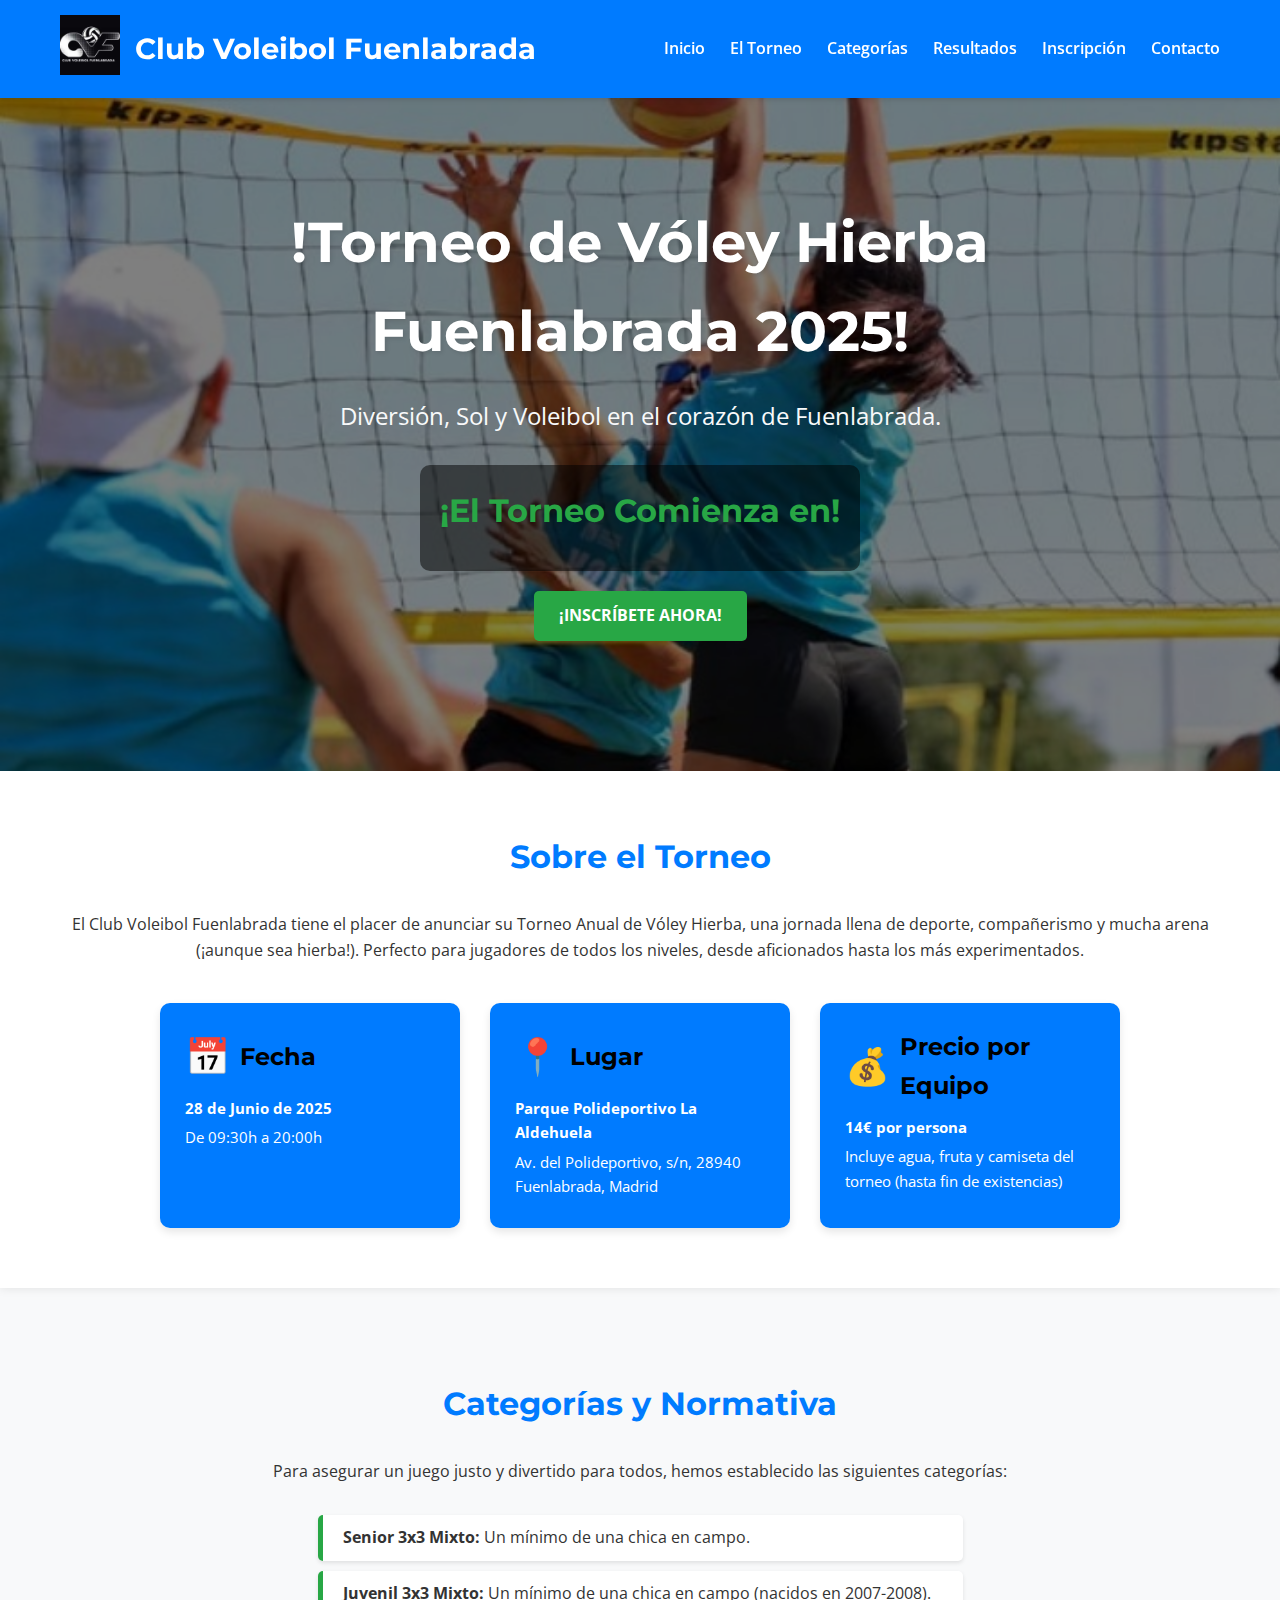
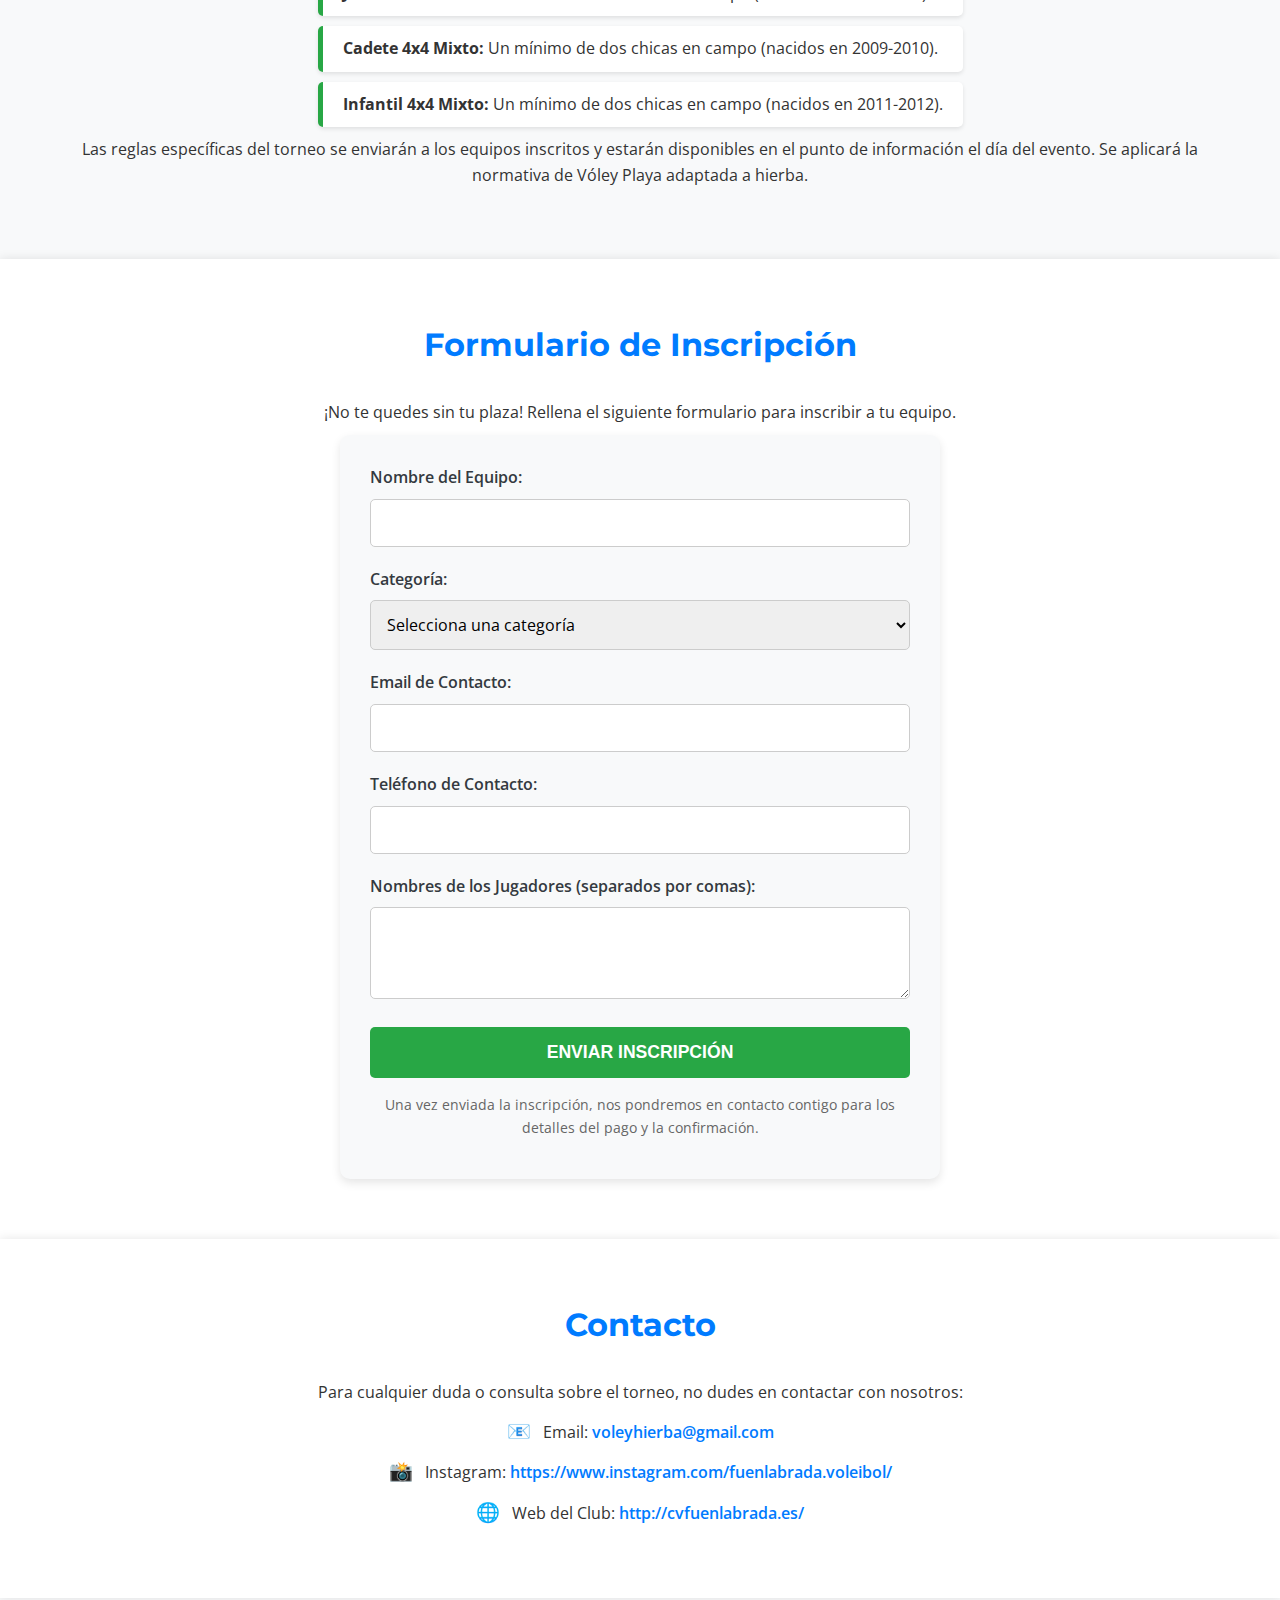
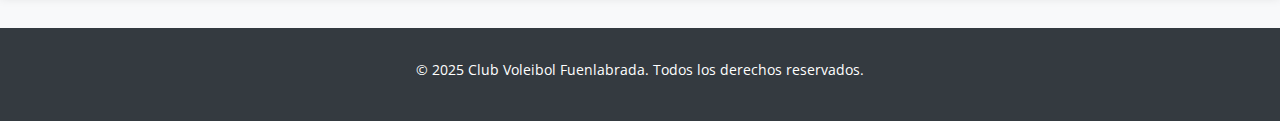
<file: index.html>
<!DOCTYPE html>
<html lang="es">
<head>
    <meta charset="UTF-8">
    <meta name="viewport" content="width=device-width, initial-scale=1.0">
    <title>Torneo Vóley Hierba - CV Fuenlabrada</title>
    <link rel="stylesheet" href="style.css">
    <link href="https://fonts.googleapis.com/css2?family=Montserrat:wght@400;700&family=Open+Sans:wght@400;600&display=swap" rel="stylesheet">
</head>
<body>
    <header>
        <div class="container header-content">
            <a href="index.html#inicio"> <img src="logo-fuenlabrada.jpg" alt="Logo CV Fuenlabrada" class="logo">
            </a>
            <h1>Club Voleibol Fuenlabrada</h1>
            <nav>
                <ul>
                    <li><a href="#inicio">Inicio</a></li>
                    <li><a href="#torneo">El Torneo</a></li>
                    <li><a href="#categorias">Categorías</a></li>
                    <li><a href="resultados.html">Resultados</a></li>
                    <li><a href="#inscripcion">Inscripción</a></li>
                    <li><a href="#contacto">Contacto</a></li>
                </ul>
            </nav>
        </div>
    </header>

    <main>
        <section id="inicio" class="hero-section">
            <div class="container hero-content">
                <h2>!Torneo de Vóley Hierba Fuenlabrada 2025!</h2>
                <p class="tagline">Diversión, Sol y Voleibol en el corazón de Fuenlabrada.</p>
                <div class="countdown-and-button"> <div class="countdown-timer">
                        <h3>¡El Torneo Comienza en!</h3>
                        <div id="countdown" class="timer-display"></div>
                    </div>
                    <a href="#inscripcion" class="btn btn-primary">¡Inscríbete Ahora!</a>
                </div>
            </div>
        </section>

        <section id="torneo" class="info-section centered-info">
            <div class="container">
                <h3>Sobre el Torneo</h3>
                <p>El Club Voleibol Fuenlabrada tiene el placer de anunciar su Torneo Anual de Vóley Hierba, una jornada llena de deporte, compañerismo y mucha arena (¡aunque sea hierba!). Perfecto para jugadores de todos los niveles, desde aficionados hasta los más experimentados.</p>
                <div class="details-grid">
                    <div class="detail-item">
                        <h4><span class="icon">📅</span> Fecha</h4>
                        <p><strong>28 de Junio de 2025</strong></p>
                        <p>De 09:30h a 20:00h</p>
                    </div>
                    <div class="detail-item">
                        <h4><span class="icon">📍</span> Lugar</h4>
                        <p><strong>Parque Polideportivo La Aldehuela</strong></p>
                        <p>Av. del Polideportivo, s/n, 28940 Fuenlabrada, Madrid</p>
                    </div>
                    <div class="detail-item">
                        <h4><span class="icon">💰</span> Precio por Equipo</h4>
                        <p><strong>14€ por persona</strong></p>
                        <p>Incluye agua, fruta y camiseta del torneo (hasta fin de existencias)</p>
                    </div>
                </div>
            </div>
        </section>

        <section id="categorias" class="alt-section">
            <div class="container">
                <h3>Categorías y Normativa</h3>
                <p>Para asegurar un juego justo y divertido para todos, hemos establecido las siguientes categorías:</p>
                <ul>
                    <li><strong>Senior 3x3 Mixto:</strong> Un mínimo de una chica en campo.</li>
                    <li><strong>Juvenil 3x3 Mixto:</strong> Un mínimo de una chica en campo (nacidos en 2007-2008).</li>
                    <li><strong>Cadete 4x4 Mixto:</strong> Un mínimo de dos chicas en campo (nacidos en 2009-2010).</li>
                    <li><strong>Infantil 4x4 Mixto:</strong> Un mínimo de dos chicas en campo (nacidos en 2011-2012).</li>
                </ul>
                <p>Las reglas específicas del torneo se enviarán a los equipos inscritos y estarán disponibles en el punto de información el día del evento. Se aplicará la normativa de Vóley Playa adaptada a hierba.</p>
            </div>
        </section>

        <section id="inscripcion" class="form-section">
            <div class="container">
                <h3>Formulario de Inscripción</h3>
                <p>¡No te quedes sin tu plaza! Rellena el siguiente formulario para inscribir a tu equipo.</p>
                <form id="registrationForm">
                    <div class="form-group">
                        <label for="teamName">Nombre del Equipo:</label>
                        <input type="text" id="teamName" name="teamName" required>
                    </div>
                    <div class="form-group">
                        <label for="category">Categoría:</label>
                        <select id="category" name="category" required>
                            <option value="">Selecciona una categoría</option>
                            <option value="senior3x3">Senior 3x3 Mixto</option>
                            <option value="juvenil3x3">Juvenil 3x3 Mixto</option>
                            <option value="cadete4x4">Cadete 4x4 Mixto</option>
                            <option value="infantil4x4">Infantil 4x4 Mixto</option>
                        </select>
                    </div>
                    <div class="form-group">
                        <label for="contactEmail">Email de Contacto:</label>
                        <input type="email" id="contactEmail" name="contactEmail" required>
                    </div>
                    <div class="form-group">
                        <label for="contactPhone">Teléfono de Contacto:</label>
                        <input type="tel" id="contactPhone" name="contactPhone">
                    </div>
                    <div class="form-group">
                        <label for="players">Nombres de los Jugadores (separados por comas):</label>
                        <textarea id="players" name="players" rows="3" required></textarea>
                    </div>
                    <button type="submit" class="btn btn-primary">Enviar Inscripción</button>
                    <p class="form-note">Una vez enviada la inscripción, nos pondremos en contacto contigo para los detalles del pago y la confirmación.</p>
                </form>
            </div>
        </section>

        <section id="contacto" class="info-section">
            <div class="container">
                <h3>Contacto</h3>
                <p>Para cualquier duda o consulta sobre el torneo, no dudes en contactar con nosotros:</p>
                <p><span class="icon">📧</span> Email: <a href="mailto:voleyhierba@gmail.com">voleyhierba@gmail.com</a></p>
                <p><span class="icon">📸</span> Instagram: <a href="https://www.instagram.com/fuenlabrada.voleibol/" target="_blank">https://www.instagram.com/fuenlabrada.voleibol/</a></p>
                <p><span class="icon">🌐</span> Web del Club: <a href="http://cvfuenlabrada.es/" target="_blank">http://cvfuenlabrada.es/</a></p>
            </div>
        </section>
    </main>

    <footer>
        <div class="container">
            <p>&copy; 2025 Club Voleibol Fuenlabrada. Todos los derechos reservados.</p>
        </div>
    </footer>

    <script src="script.js"></script>
</body>
</html>
</file>
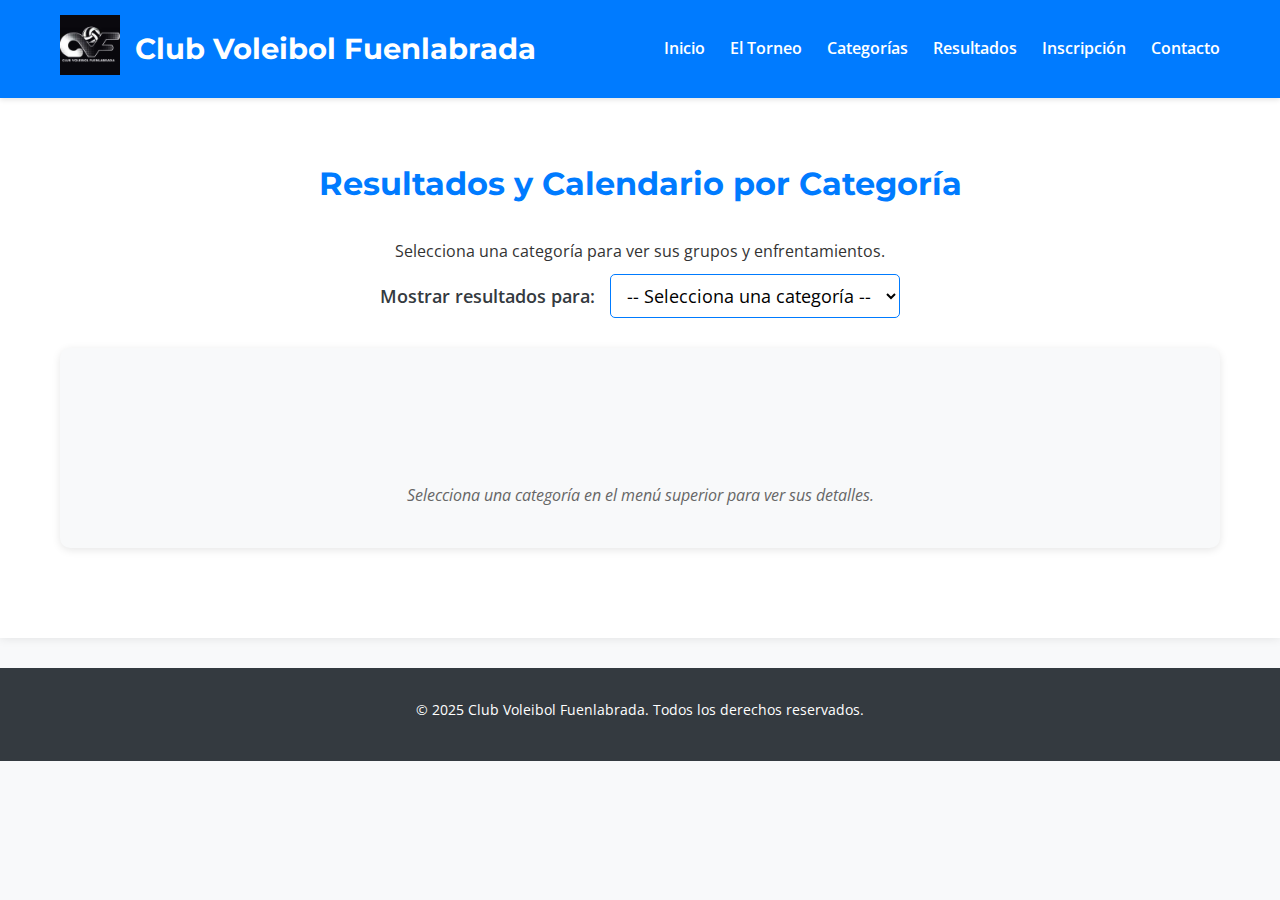
<file: resultados.html>
<!DOCTYPE html>
<html lang="es">
<head>
    <meta charset="UTF-8">
    <meta name="viewport" content="width=device-width, initial-scale=1.0">
    <title>Resultados - Torneo Vóley Hierba CV Fuenlabrada</title>
    <link rel="stylesheet" href="style.css">
    <link href="https://fonts.googleapis.com/css2?family=Montserrat:wght@400;700&family=Open+Sans:wght@400;600&display=swap" rel="stylesheet">
</head>
<body>
    <header>
        <div class="container header-content">
            <a href="index.html#inicio"> <img src="logo-fuenlabrada.jpg" alt="Logo CV Fuenlabrada" class="logo">
            </a>
            <h1>Club Voleibol Fuenlabrada</h1>
            <nav>
                <ul>
                    <li><a href="index.html#inicio">Inicio</a></li>
                    <li><a href="index.html#torneo">El Torneo</a></li>
                    <li><a href="index.html#categorias">Categorías</a></li>
                    <li><a href="resultados.html">Resultados</a></li>
                    <li><a href="index.html#inscripcion">Inscripción</a></li>
                    <li><a href="index.html#contacto">Contacto</a></li>
                </ul>
            </nav>
        </div>
    </header>

    <main>
        <section id="resultados" class="info-section">
            <div class="container">
                <h3>Resultados y Calendario por Categoría</h3>
                <p>Selecciona una categoría para ver sus grupos y enfrentamientos.</p>

                <div class="category-selector">
                    <label for="selectCategory">Mostrar resultados para:</label>
                    <select id="selectCategory">
                        <option value="">-- Selecciona una categoría --</option>
                        <option value="senior">Senior 3x3 Mixto</option>
                        <option value="juvenil">Juvenil 3x3 Mixto</option>
                        <option value="cadete">Cadete 4x4 Mixto</option>
                        <option value="infantil">Infantil 4x4 Mixto</option>
                    </select>
                </div>

                <div id="results-display-area" class="category-results">
                    <p class="placeholder-text">Selecciona una categoría en el menú superior para ver sus detalles.</p>
                </div>

                <div id="back-button-container" style="text-align: center; margin-bottom: 20px; display: none;">
                    <button id="backToGroupsBtn" class="btn back-to-groups-btn">← Volver a Grupos</button>
                </div>

                <div id="group-detail-area" class="category-results" style="display: none;">
                    <h5 id="current-group-title"></h5>

                    <div id="classification-area" class="classification-table-container">
                        </div>

                    <div id="schedule-list-container" class="schedule-list-container">
                        </div>
                </div>

            </div>
        </section>
    </main>

    <footer>
        <div class="container">
            <p>&copy; 2025 Club Voleibol Fuenlabrada. Todos los derechos reservados.</p>
        </div>
    </footer>

    <script src="resultados.js"></script>
</body>
</html>
</file>
<file: style.css>
/* Reseteo básico y Box Sizing */
* {
    margin: 0;
    padding: 0;
    box-sizing: border-box;
}

:root {
    /* Colores del Club (ejemplos, ajusta a los reales del CV Fuenlabrada) */
    --primary-color: #007bff; /* Azul vibrante */
    --secondary-color: #28a745; /* Verde/Amarillo que combine */
    --dark-color: #343a40; /* Gris oscuro */
    --light-color: #f8f9fa; /* Blanco/gris claro */
    --text-color: #333;
    --white: #fff;
    --shadow-color: rgba(0, 0, 0, 0.1);

    /* Colores de clasificación */
    --gold-color: #FFD700;
    --silver-color: #C0C0C0;
    --bronze-color: #CD7F32;
    --medal-text-color: #333; /* Color de texto para las medallas */
}

body {
    font-family: 'Open Sans', sans-serif;
    line-height: 1.6;
    color: var(--text-color);
    background-color: var(--light-color);
    scroll-behavior: smooth;
}

.container {
    max-width: 1200px;
    margin: 0 auto;
    padding: 0 20px;
}

/* Tipografía general */
h1, h2, h3, h4 {
    font-family: 'Montserrat', sans-serif;
    color: var(--dark-color);
    margin-bottom: 15px;
}

h2 { font-size: 2.5em; }
h3 { font-size: 2em; }
h4 { font-size: 1.5em; }

p { margin-bottom: 10px; }

a {
    color: var(--primary-color);
    text-decoration: none;
    transition: color 0.3s ease;
}

a:hover {
    color: black;
}

/* Botones */
.btn {
    display: inline-block;
    background-color: var(--primary-color);
    color: var(--white); /* El color base es blanco */
    padding: 12px 25px;
    border-radius: 5px;
    text-transform: uppercase;
    font-weight: bold;
    transition: background-color 0.3s ease, transform 0.2s ease, color 0.3s ease; /* Añadimos 'color 0.3s ease' */
    border: none;
    cursor: pointer;
}

.btn:hover {
    background-color: var(--dark-color);
    transform: translateY(-2px);
}

.btn-primary {
    background-color: var(--secondary-color);
    color: var(--white); /* Aseguramos que el color inicial sea blanco */
}

.btn-primary:hover {
    background-color: var(--primary-color); /* El fondo cambia a primary-color */
    color: var(--dark-color); /* ¡Aquí las letras se vuelven negras! */
}

/* Header */
header {
    background-color: var(--primary-color);
    color: var(--white);
    padding: 15px 0;
    box-shadow: 0 2px 5px var(--shadow-color);
    position: sticky;
    top: 0;
    z-index: 1000;
}

.header-content {
    display: flex;
    justify-content: space-between;
    align-items: center;
    flex-wrap: wrap; /* Permite que los elementos se envuelvan en pantallas pequeñas */
}

header .logo {
    height: 60px;
    width: auto;
    margin-right: 15px;
}

header h1 {
    color: var(--white);
    font-size: 1.8em;
    margin: 0;
    flex-grow: 1; /* Permite que el título ocupe espacio */
}

header nav ul {
    list-style: none;
    display: flex;
    flex-wrap: wrap;
}

header nav ul li {
    margin-left: 25px;
}

header nav ul li a {
    color: var(--white);
    font-weight: 600;
    padding: 5px 0;
    position: relative;
}

header nav ul li a::after {
    content: '';
    position: absolute;
    width: 0;
    height: 2px;
    background-color: black;
    left: 0;
    bottom: -5px;
    transition: width 0.3s ease;
}

header nav ul li a:hover::after {
    width: 100%;
}

/* Hero Section */
.hero-section {
    position: relative;
    background-color: #f4f4f4;
    background-image: url('voley hierba fondo.jpg');
    background-size: cover;
    background-position: center;
    color: var(--white);
    text-align: center;
    padding: 100px 20px;
    min-height: 500px;
    display: flex;
    align-items: center;
    justify-content: center;
    z-index: 1;
}

.hero-section::before {
    content: "";
    position: absolute;
    top: 0;
    left: 0;
    right: 0;
    bottom: 0;
    background-color: rgba(0, 0, 0, 0.5);
    z-index: -1;
}

.hero-content {
    max-width: 800px;
    position: relative;
    z-index: 2;
    display: flex;
    flex-direction: column;
    align-items: center;
    justify-content: center;
    width: 100%;
}

.hero-section h2 {
    color: var(--white);
    font-size: 3.5em;
    margin-bottom: 20px;
    text-shadow: 2px 2px 4px var(--shadow-color);
}

.hero-section .tagline {
    font-size: 1.5em;
    margin-bottom: 30px;
    color: var(--light-color);
}

/* Contenedor para el contador y el botón, para centrarlos juntos */
.countdown-and-button {
    display: flex;
    flex-direction: column;
    align-items: center; /* Centra horizontalmente */
    gap: 20px; /* Espacio entre el contador y el botón */
    margin-bottom: 30px; /* Espacio debajo del grupo */
}

/* Countdown Timer */
.countdown-timer {
    background-color: rgba(0, 0, 0, 0.5);
    padding: 20px;
    border-radius: 10px;
    display: inline-block;
}

.countdown-timer h3 {
    color: var(--secondary-color);
    margin-top: 0;
}

.timer-display {
    font-size: 2.5em;
    font-weight: bold;
    color: var(--white);
    text-shadow: 1px 1px 2px var(--dark-color);
}


/* General Section Styling */
section {
    padding: 60px 0;
    text-align: center;
}

.info-section {
    background-color: var(--white);
    box-shadow: 0 0 10px var(--shadow-color);
    margin-bottom: 30px;
}

/* Estilo para centrar la sección de información del torneo */
.centered-info {
    display: flex;
    flex-direction: column;
    align-items: center;
    justify-content: center;
    text-align: center;
}

.alt-section {
    background-color: var(--light-color);
}

.info-section h3, .alt-section h3, .form-section h3 {
    color: var(--primary-color);
    margin-bottom: 30px;
}

/* Details Grid (Fecha, Lugar, Precio) */
.details-grid {
    display: flex;
    justify-content: center;
    gap: 30px;
    flex-wrap: wrap;
    margin-top: 40px;
}

.detail-item {
    background-color: var(--primary-color);
    color: var(--white);
    padding: 25px;
    border-radius: 10px;
    box-shadow: 0 4px 8px var(--shadow-color);
    width: 300px;
    text-align: left;
    transition: transform 0.3s ease;
}

.detail-item:hover {
    transform: translateY(-5px);
}

.detail-item h4 {
    color: black; /* Color más visible para los títulos */
    margin-bottom: 10px;
    display: flex;
    align-items: center;
}

.detail-item .icon {
    font-size: 1.5em;
    margin-right: 10px;
}

.detail-item p {
    margin-bottom: 5px;
    font-size: 0.95em;
}

/* Categorias y Normativa */
#categorias ul {
    list-style: none;
    padding-left: 0;
    margin-top: 20px;
    display: inline-block; /* Para centrar la lista */
    text-align: left;
}

#categorias ul li {
    background-color: var(--white);
    padding: 10px 20px;
    margin-bottom: 10px;
    border-left: 5px solid var(--secondary-color);
    border-radius: 5px;
    box-shadow: 0 2px 4px var(--shadow-color);
}

/* Formulario de Inscripción */
.form-section {
    background-color: var(--white);
    padding: 60px 0;
    box-shadow: 0 0 10px var(--shadow-color);
}

.form-section form {
    max-width: 600px;
    margin: 0 auto;
    text-align: left;
    padding: 30px;
    background-color: var(--light-color);
    border-radius: 10px;
    box-shadow: 0 4px 10px var(--shadow-color);
}

.form-group {
    margin-bottom: 20px;
}

.form-group label {
    display: block;
    margin-bottom: 8px;
    font-weight: 600;
    color: var(--dark-color);
}

.form-group input[type="text"],
.form-group input[type="email"],
.form-group input[type="tel"],
.form-group select,
.form-group textarea {
    width: 100%;
    padding: 12px;
    border: 1px solid #ccc;
    border-radius: 5px;
    font-size: 1em;
    font-family: 'Open Sans', sans-serif;
}

.form-group textarea {
    resize: vertical; /* Permite redimensionar verticalmente */
}

.form-section .btn {
    width: 100%;
    padding: 15px;
    font-size: 1.1em;
}

.form-note {
    font-size: 0.9em;
    color: #666;
    margin-top: 15px;
    text-align: center;
}

/* Contacto */
#contacto .icon {
    font-size: 1.2em;
    margin-right: 8px;
    color: var(--primary-color);
}

#contacto p a {
    font-weight: 600;
}

/* Footer */
footer {
    background-color: var(--dark-color);
    color: var(--white);
    text-align: center;
    padding: 30px 0;
    font-size: 0.9em;
}

/* Resultados Section Styles */
.category-results {
    background-color: var(--light-color);
    border-radius: 10px;
    padding: 20px;
    margin: 30px 0;
    box-shadow: 0 2px 8px var(--shadow-color);
    text-align: left;
    min-height: 200px;
    display: flex;
    align-items: center;
    justify-content: center;
    flex-direction: column;
}

.category-results h4 {
    color: var(--secondary-color);
    margin-bottom: 15px;
    text-align: center;
    width: 100%;
}

.category-results p {
    text-align: center;
    margin-bottom: 20px;
}

.group-container {
    display: flex;
    flex-wrap: wrap;
    gap: 20px;
    justify-content: center;
    margin-top: 20px;
    width: 100%;
}

.group-card {
    background-color: var(--white);
    border: 1px solid #ddd;
    border-radius: 8px;
    box-shadow: 0 1px 4px rgba(0,0,0,0.05);
    padding: 15px;
    width: calc(33% - 20px);
    min-width: 280px;
    text-align: center;
    cursor: pointer;
    transition: transform 0.2s ease, box-shadow 0.2s ease;
}

.group-card:hover {
    transform: translateY(-3px);
    box-shadow: 0 4px 10px rgba(0,0,0,0.1);
}

.group-card h5 {
    color: var(--primary-color);
    font-size: 1.3em;
    margin-bottom: 10px;
}

/* Contenedor de las jornadas cuando se muestra un grupo */
.schedule-list-container {
    display: grid; /* Usar CSS Grid para un mejor control del layout */
    grid-template-columns: repeat(auto-fit, minmax(280px, 1fr)); /* Columnas responsivas */
    gap: 20px;
    margin-top: 20px;
    width: 100%;
    justify-items: center; /* Centra los elementos de la cuadrícula */
}

.schedule-round-card { /* Nueva clase para cada jornada */
    background-color: var(--white);
    border: 1px solid #ddd;
    border-radius: 8px;
    box-shadow: 0 1px 4px rgba(0,0,0,0.05);
    padding: 15px;
    width: 100%; /* Ocupa el ancho completo de su columna en el grid */
    text-align: left;
}

.schedule-round-card h6 { /* Título de la jornada */
    font-size: 1.1em;
    color: var(--primary-color);
    margin-bottom: 10px;
    text-align: center;
}

.match-item {
    display: flex;
    justify-content: space-between;
    align-items: center;
    background-color: var(--light-color);
    padding: 8px 12px;
    margin-bottom: 8px;
    border-left: 3px solid var(--secondary-color);
    border-radius: 4px;
    font-size: 0.95em;
}

.match-teams {
    font-weight: bold;
    color: var(--dark-color);
}

.match-score {
    font-weight: bold;
    color: var(--primary-color);
    min-width: 40px; /* Asegura espacio para el 0-0 */
    text-align: right;
}


/* Estilos para el selector de categoría */
.category-selector {
    text-align: center;
    margin-bottom: 30px;
    font-size: 1.1em;
}

.category-selector label {
    margin-right: 10px;
    font-weight: 600;
    color: var(--dark-color);
}

.category-selector select {
    padding: 8px 12px;
    border: 1px solid var(--primary-color);
    border-radius: 5px;
    background-color: var(--white);
    font-size: 1em;
    font-family: 'Open Sans', sans-serif;
    cursor: pointer;
    transition: border-color 0.3s ease;
}

.category-selector select:focus {
    outline: none;
    border-color: var(--secondary-color);
    box-shadow: 0 0 0 2px rgba(40, 167, 69, 0.2);
}

.placeholder-text {
    font-style: italic;
    color: #666;
    margin: auto; /* Centra el texto de placeholder */
}

/* Contenedor de clasificación y jornadas (initially hidden) */
#group-detail-area {
    display: none; /* Oculto por defecto */
    margin-top: 30px;
    text-align: center;
}

#group-detail-area h5 {
    color: var(--primary-color);
    font-size: 1.8em;
    margin-bottom: 20px;
}

.back-to-groups-btn {
    background-color: #6c757d; /* Gris para volver */
    color: white;
    padding: 10px 20px;
    border-radius: 5px;
    cursor: pointer;
    margin-bottom: 20px;
    display: inline-block;
}

.back-to-groups-btn:hover {
    background-color: #5a6268;
}

/* Estilos de la tabla de clasificación */
.classification-table-container {
    margin: 30px auto;
    max-width: 800px;
    overflow-x: auto; /* Permite scroll horizontal en móviles */
    box-shadow: 0 2px 8px var(--shadow-color);
    border-radius: 8px;
    background-color: var(--white);
    padding: 15px;
}

.classification-table {
    width: 100%;
    border-collapse: collapse;
    margin-top: 15px;
}

.classification-table th,
.classification-table td {
    padding: 12px 15px;
    border: 1px solid #ddd;
    text-align: center;
    font-size: 0.95em;
}

.classification-table th {
    background-color: var(--primary-color);
    color: var(--white);
    font-weight: 600;
    text-transform: uppercase;
}

.classification-table tr:nth-child(even) {
    background-color: var(--light-color);
}

.classification-table td.team-name {
    text-align: left;
    font-weight: bold;
}

/* Estilos para el fondo de la posición en la tabla (Senior) */
.pos-gold {
    background-color: var(--gold-color);
    color: var(--medal-text-color);
    font-weight: bold;
}
.pos-silver {
    background-color: var(--silver-color);
    color: var(--medal-text-color);
    font-weight: bold;
}
.pos-bronze {
    background-color: var(--bronze-color);
    color: var(--medal-text-color);
    font-weight: bold;
}


/* Responsive Design */
@media (max-width: 992px) {
    .group-card {
        width: calc(50% - 20px); /* 2 columnas en tablets */
    }
}

@media (max-width: 768px) {
    .header-content {
        flex-direction: column;
        text-align: center;
    }

    header h1 {
        margin-top: 10px;
    }

    header nav ul {
        margin-top: 15px;
        justify-content: center;
    }

    header nav ul li {
        margin: 0 10px;
    }

    .hero-section h2 {
        font-size: 2.5em;
    }

    .hero-section .tagline {
        font-size: 1.2em;
    }

    .timer-display {
        font-size: 2em;
    }

    .details-grid {
        flex-direction: column;
        align-items: center;
    }

    .detail-item {
        width: 90%;
    }

    .group-card {
        width: 100%; /* 1 columna en móviles */
    }

    .classification-table th,
    .classification-table td {
        padding: 8px 10px; /* Reduce padding para pantallas pequeñas */
        font-size: 0.85em;
    }
}

@media (max-width: 480px) {
    .hero-section h2 {
        font-size: 2em;
    }
    .timer-display {
        font-size: 1.5em;
    }
    header nav ul li {
        margin: 0 5px;
    }
    header nav ul li a {
        font-size: 0.9em;
    }

    .classification-table-container {
        padding: 8px; /* Menos padding en móviles */
    }
}
</file>
